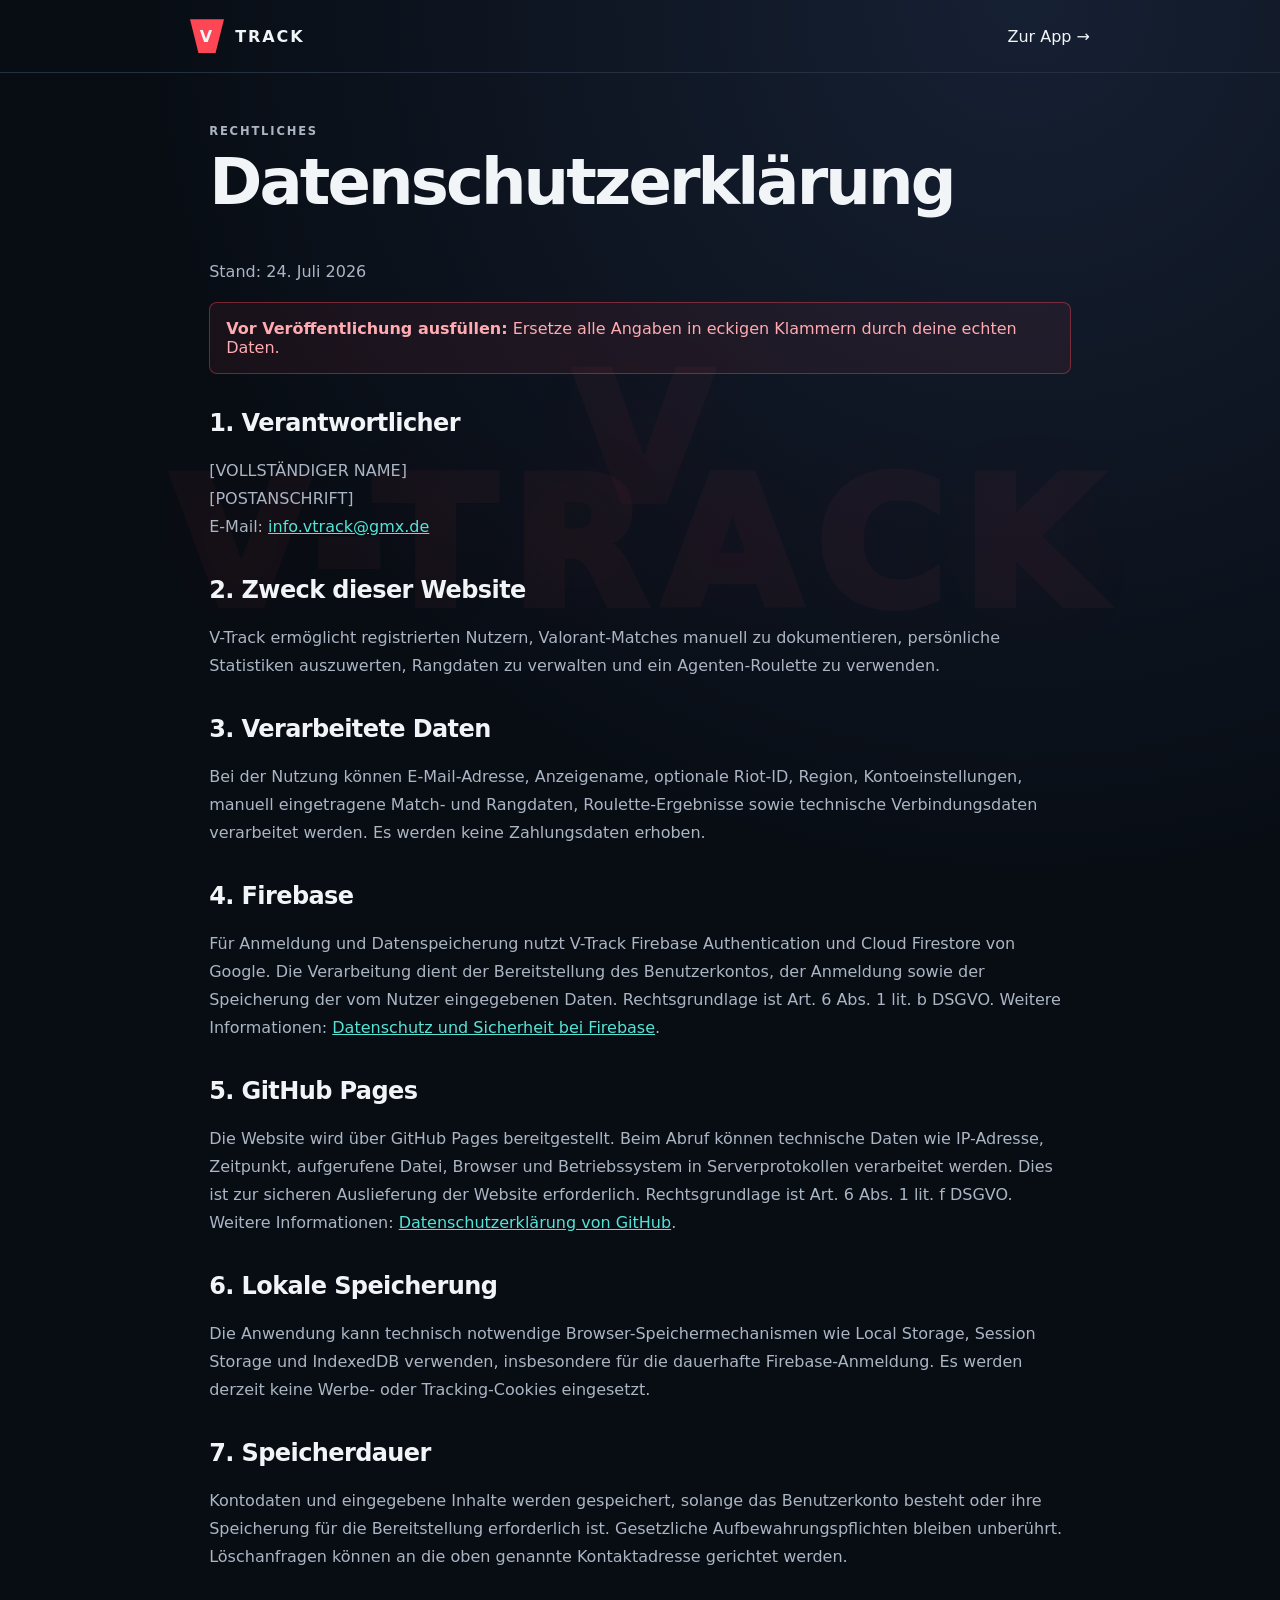
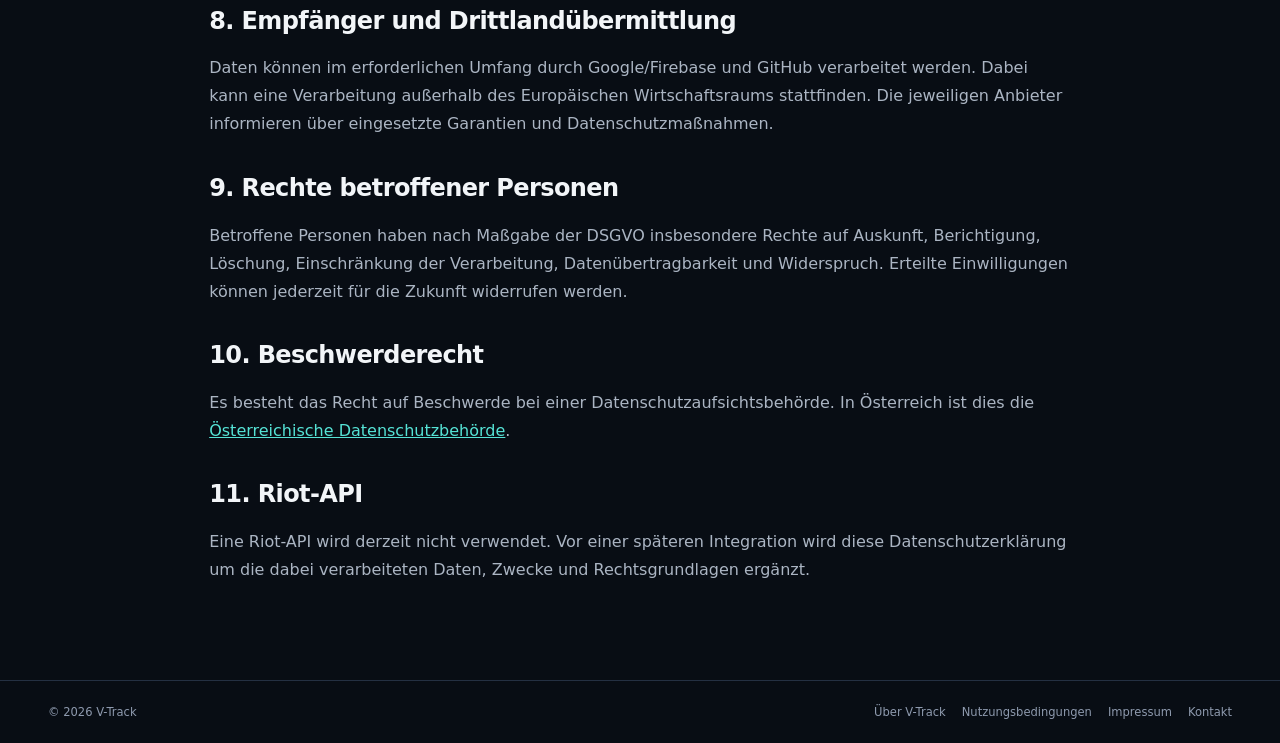
<file: datenschutz.html>
<!doctype html>
<html lang="de"><head><meta charset="UTF-8"><meta name="viewport" content="width=device-width,initial-scale=1">
<title>Datenschutzerklärung · V-Track</title><link rel="icon" type="image/svg+xml" href="assets/vtrack-icon.svg"><link rel="stylesheet" href="css/style.css"></head>
<body><nav class="legal-nav"><a class="brand" href="index.html"><span class="brand-mark">V</span><span>TRACK</span></a><a href="index.html">Zur App →</a></nav>
<main class="legal-page"><p class="eyebrow">Rechtliches</p><h1>Datenschutzerklärung</h1><p>Stand: 24. Juli 2026</p>
<div class="required-note"><b>Vor Veröffentlichung ausfüllen:</b> Ersetze alle Angaben in eckigen Klammern durch deine echten Daten.</div>
<h2>1. Verantwortlicher</h2><p>[VOLLSTÄNDIGER NAME]<br>[POSTANSCHRIFT]<br>E-Mail: <a href="mailto:info.vtrack@gmx.de">info.vtrack@gmx.de</a></p>
<h2>2. Zweck dieser Website</h2><p>V-Track ermöglicht registrierten Nutzern, Valorant-Matches manuell zu dokumentieren, persönliche Statistiken auszuwerten, Rangdaten zu verwalten und ein Agenten-Roulette zu verwenden.</p>
<h2>3. Verarbeitete Daten</h2><p>Bei der Nutzung können E-Mail-Adresse, Anzeigename, optionale Riot-ID, Region, Kontoeinstellungen, manuell eingetragene Match- und Rangdaten, Roulette-Ergebnisse sowie technische Verbindungsdaten verarbeitet werden. Es werden keine Zahlungsdaten erhoben.</p>
<h2>4. Firebase</h2><p>Für Anmeldung und Datenspeicherung nutzt V-Track Firebase Authentication und Cloud Firestore von Google. Die Verarbeitung dient der Bereitstellung des Benutzerkontos, der Anmeldung sowie der Speicherung der vom Nutzer eingegebenen Daten. Rechtsgrundlage ist Art. 6 Abs. 1 lit. b DSGVO. Weitere Informationen: <a href="https://firebase.google.com/support/privacy" target="_blank" rel="noopener">Datenschutz und Sicherheit bei Firebase</a>.</p>
<h2>5. GitHub Pages</h2><p>Die Website wird über GitHub Pages bereitgestellt. Beim Abruf können technische Daten wie IP-Adresse, Zeitpunkt, aufgerufene Datei, Browser und Betriebssystem in Serverprotokollen verarbeitet werden. Dies ist zur sicheren Auslieferung der Website erforderlich. Rechtsgrundlage ist Art. 6 Abs. 1 lit. f DSGVO. Weitere Informationen: <a href="https://docs.github.com/de/site-policy/privacy-policies/github-general-privacy-statement" target="_blank" rel="noopener">Datenschutzerklärung von GitHub</a>.</p>
<h2>6. Lokale Speicherung</h2><p>Die Anwendung kann technisch notwendige Browser-Speichermechanismen wie Local Storage, Session Storage und IndexedDB verwenden, insbesondere für die dauerhafte Firebase-Anmeldung. Es werden derzeit keine Werbe- oder Tracking-Cookies eingesetzt.</p>
<h2>7. Speicherdauer</h2><p>Kontodaten und eingegebene Inhalte werden gespeichert, solange das Benutzerkonto besteht oder ihre Speicherung für die Bereitstellung erforderlich ist. Gesetzliche Aufbewahrungspflichten bleiben unberührt. Löschanfragen können an die oben genannte Kontaktadresse gerichtet werden.</p>
<h2>8. Empfänger und Drittlandübermittlung</h2><p>Daten können im erforderlichen Umfang durch Google/Firebase und GitHub verarbeitet werden. Dabei kann eine Verarbeitung außerhalb des Europäischen Wirtschaftsraums stattfinden. Die jeweiligen Anbieter informieren über eingesetzte Garantien und Datenschutzmaßnahmen.</p>
<h2>9. Rechte betroffener Personen</h2><p>Betroffene Personen haben nach Maßgabe der DSGVO insbesondere Rechte auf Auskunft, Berichtigung, Löschung, Einschränkung der Verarbeitung, Datenübertragbarkeit und Widerspruch. Erteilte Einwilligungen können jederzeit für die Zukunft widerrufen werden.</p>
<h2>10. Beschwerderecht</h2><p>Es besteht das Recht auf Beschwerde bei einer Datenschutzaufsichtsbehörde. In Österreich ist dies die <a href="https://www.dsb.gv.at/" target="_blank" rel="noopener">Österreichische Datenschutzbehörde</a>.</p>
<h2>11. Riot-API</h2><p>Eine Riot-API wird derzeit nicht verwendet. Vor einer späteren Integration wird diese Datenschutzerklärung um die dabei verarbeiteten Daten, Zwecke und Rechtsgrundlagen ergänzt.</p>
</main><footer class="site-footer"><div class="footer-inner"><span>© 2026 V-Track</span><nav class="footer-links"><a href="ueber.html">Über V-Track</a><a href="nutzungsbedingungen.html">Nutzungsbedingungen</a><a href="impressum.html">Impressum</a><a href="kontakt.html">Kontakt</a></nav></div></footer></body></html>
</file>
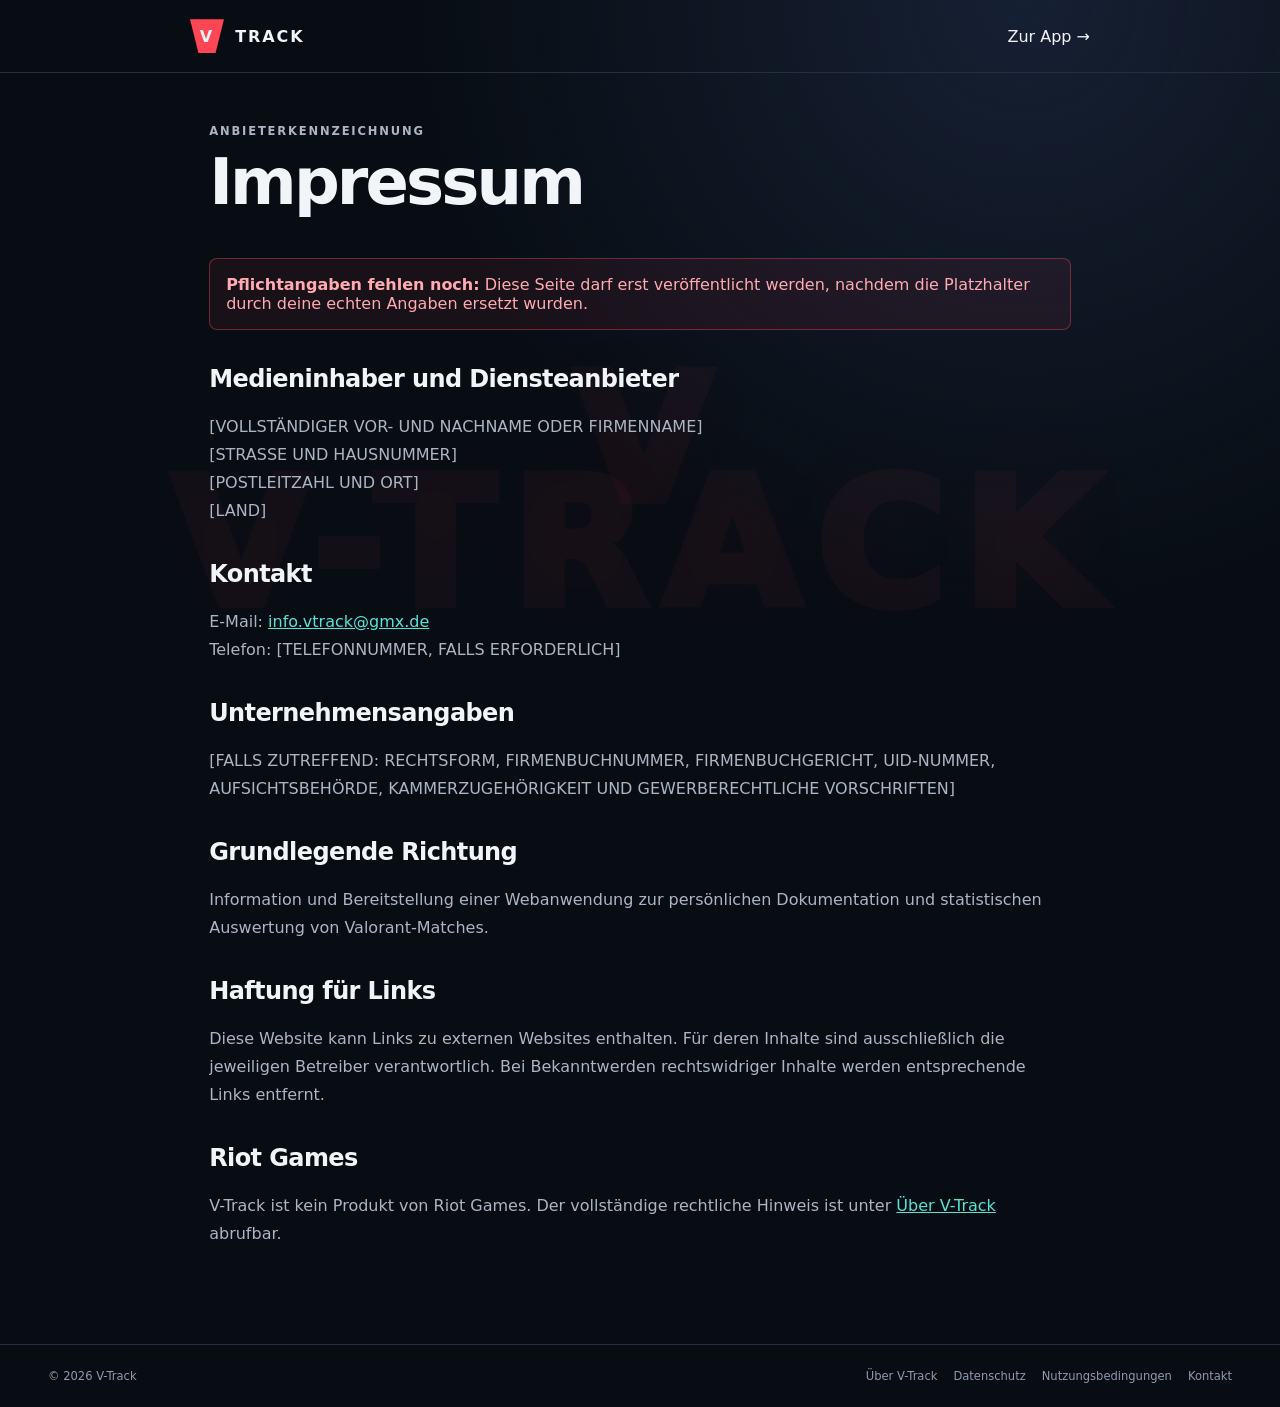
<file: impressum.html>
<!doctype html>
<html lang="de"><head><meta charset="UTF-8"><meta name="viewport" content="width=device-width,initial-scale=1">
<title>Impressum · V-Track</title><link rel="icon" type="image/svg+xml" href="assets/vtrack-icon.svg"><link rel="stylesheet" href="css/style.css"></head>
<body><nav class="legal-nav"><a class="brand" href="index.html"><span class="brand-mark">V</span><span>TRACK</span></a><a href="index.html">Zur App →</a></nav>
<main class="legal-page"><p class="eyebrow">Anbieterkennzeichnung</p><h1>Impressum</h1>
<div class="required-note"><b>Pflichtangaben fehlen noch:</b> Diese Seite darf erst veröffentlicht werden, nachdem die Platzhalter durch deine echten Angaben ersetzt wurden.</div>
<h2>Medieninhaber und Diensteanbieter</h2><p>[VOLLSTÄNDIGER VOR- UND NACHNAME ODER FIRMENNAME]<br>[STRASSE UND HAUSNUMMER]<br>[POSTLEITZAHL UND ORT]<br>[LAND]</p>
<h2>Kontakt</h2><p>E-Mail: <a href="mailto:info.vtrack@gmx.de">info.vtrack@gmx.de</a><br>Telefon: [TELEFONNUMMER, FALLS ERFORDERLICH]</p>
<h2>Unternehmensangaben</h2><p>[FALLS ZUTREFFEND: RECHTSFORM, FIRMENBUCHNUMMER, FIRMENBUCHGERICHT, UID-NUMMER, AUFSICHTSBEHÖRDE, KAMMERZUGEHÖRIGKEIT UND GEWERBERECHTLICHE VORSCHRIFTEN]</p>
<h2>Grundlegende Richtung</h2><p>Information und Bereitstellung einer Webanwendung zur persönlichen Dokumentation und statistischen Auswertung von Valorant-Matches.</p>
<h2>Haftung für Links</h2><p>Diese Website kann Links zu externen Websites enthalten. Für deren Inhalte sind ausschließlich die jeweiligen Betreiber verantwortlich. Bei Bekanntwerden rechtswidriger Inhalte werden entsprechende Links entfernt.</p>
<h2>Riot Games</h2><p>V-Track ist kein Produkt von Riot Games. Der vollständige rechtliche Hinweis ist unter <a href="ueber.html#riot-disclaimer">Über V-Track</a> abrufbar.</p>
</main><footer class="site-footer"><div class="footer-inner"><span>© 2026 V-Track</span><nav class="footer-links"><a href="ueber.html">Über V-Track</a><a href="datenschutz.html">Datenschutz</a><a href="nutzungsbedingungen.html">Nutzungsbedingungen</a><a href="kontakt.html">Kontakt</a></nav></div></footer></body></html>
</file>
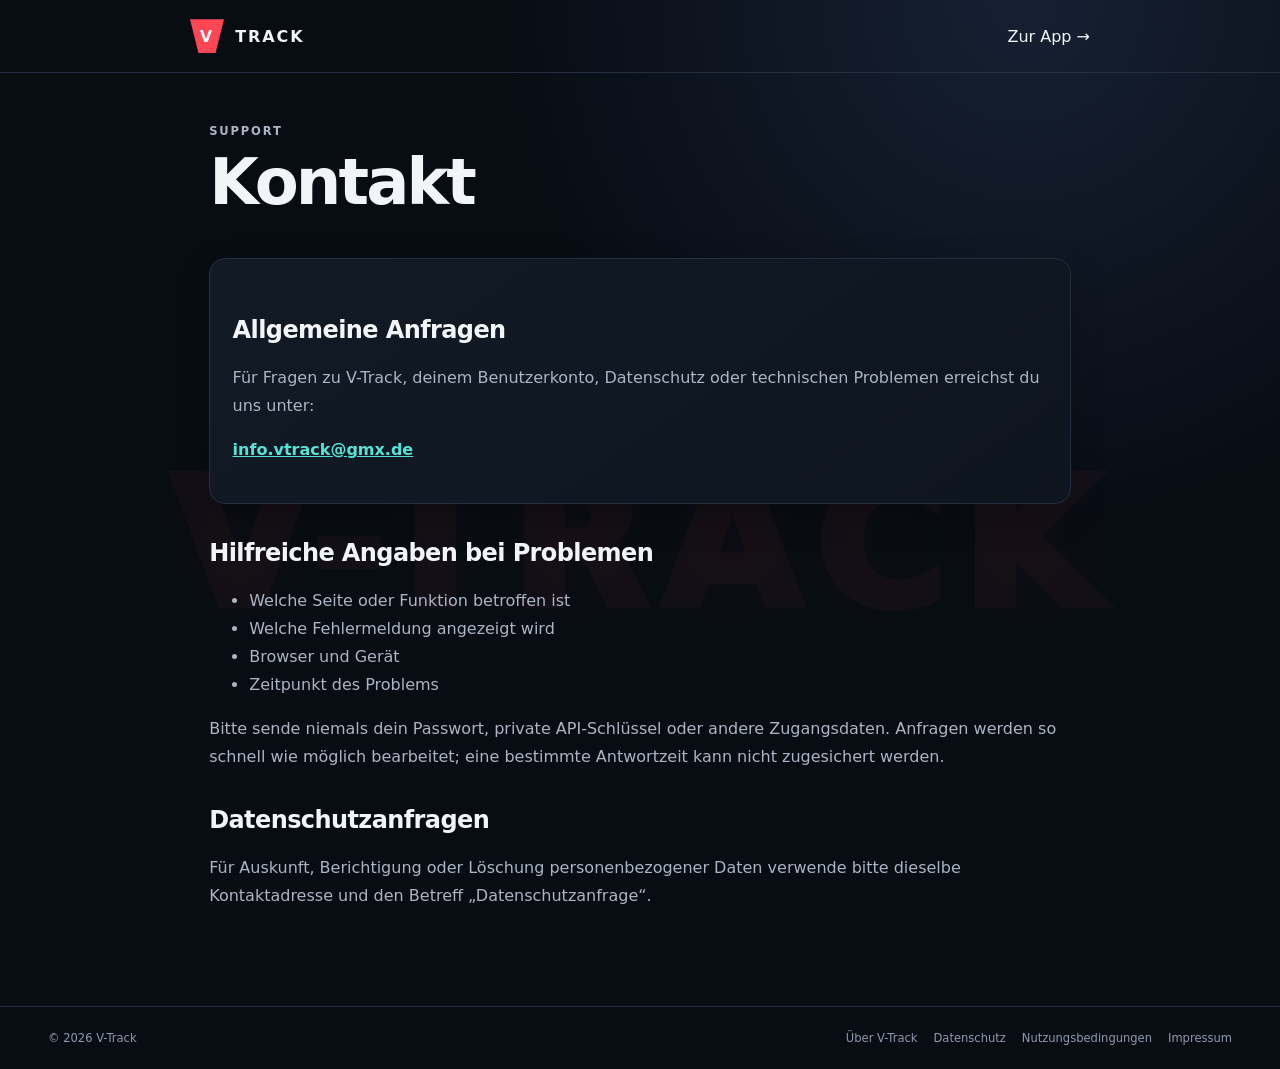
<file: kontakt.html>
<!doctype html>
<html lang="de"><head><meta charset="UTF-8"><meta name="viewport" content="width=device-width,initial-scale=1">
<title>Kontakt · V-Track</title><link rel="icon" type="image/svg+xml" href="assets/vtrack-icon.svg"><link rel="stylesheet" href="css/style.css"></head>
<body><nav class="legal-nav"><a class="brand" href="index.html"><span class="brand-mark">V</span><span>TRACK</span></a><a href="index.html">Zur App →</a></nav>
<main class="legal-page"><p class="eyebrow">Support</p><h1>Kontakt</h1>
<section class="panel"><h2>Allgemeine Anfragen</h2><p>Für Fragen zu V-Track, deinem Benutzerkonto, Datenschutz oder technischen Problemen erreichst du uns unter:</p><p><b><a href="mailto:info.vtrack@gmx.de">info.vtrack@gmx.de</a></b></p></section>
<h2>Hilfreiche Angaben bei Problemen</h2><ul><li>Welche Seite oder Funktion betroffen ist</li><li>Welche Fehlermeldung angezeigt wird</li><li>Browser und Gerät</li><li>Zeitpunkt des Problems</li></ul>
<p>Bitte sende niemals dein Passwort, private API-Schlüssel oder andere Zugangsdaten. Anfragen werden so schnell wie möglich bearbeitet; eine bestimmte Antwortzeit kann nicht zugesichert werden.</p>
<h2>Datenschutzanfragen</h2><p>Für Auskunft, Berichtigung oder Löschung personenbezogener Daten verwende bitte dieselbe Kontaktadresse und den Betreff „Datenschutzanfrage“.</p>
</main><footer class="site-footer"><div class="footer-inner"><span>© 2026 V-Track</span><nav class="footer-links"><a href="ueber.html">Über V-Track</a><a href="datenschutz.html">Datenschutz</a><a href="nutzungsbedingungen.html">Nutzungsbedingungen</a><a href="impressum.html">Impressum</a></nav></div></footer></body></html>
</file>
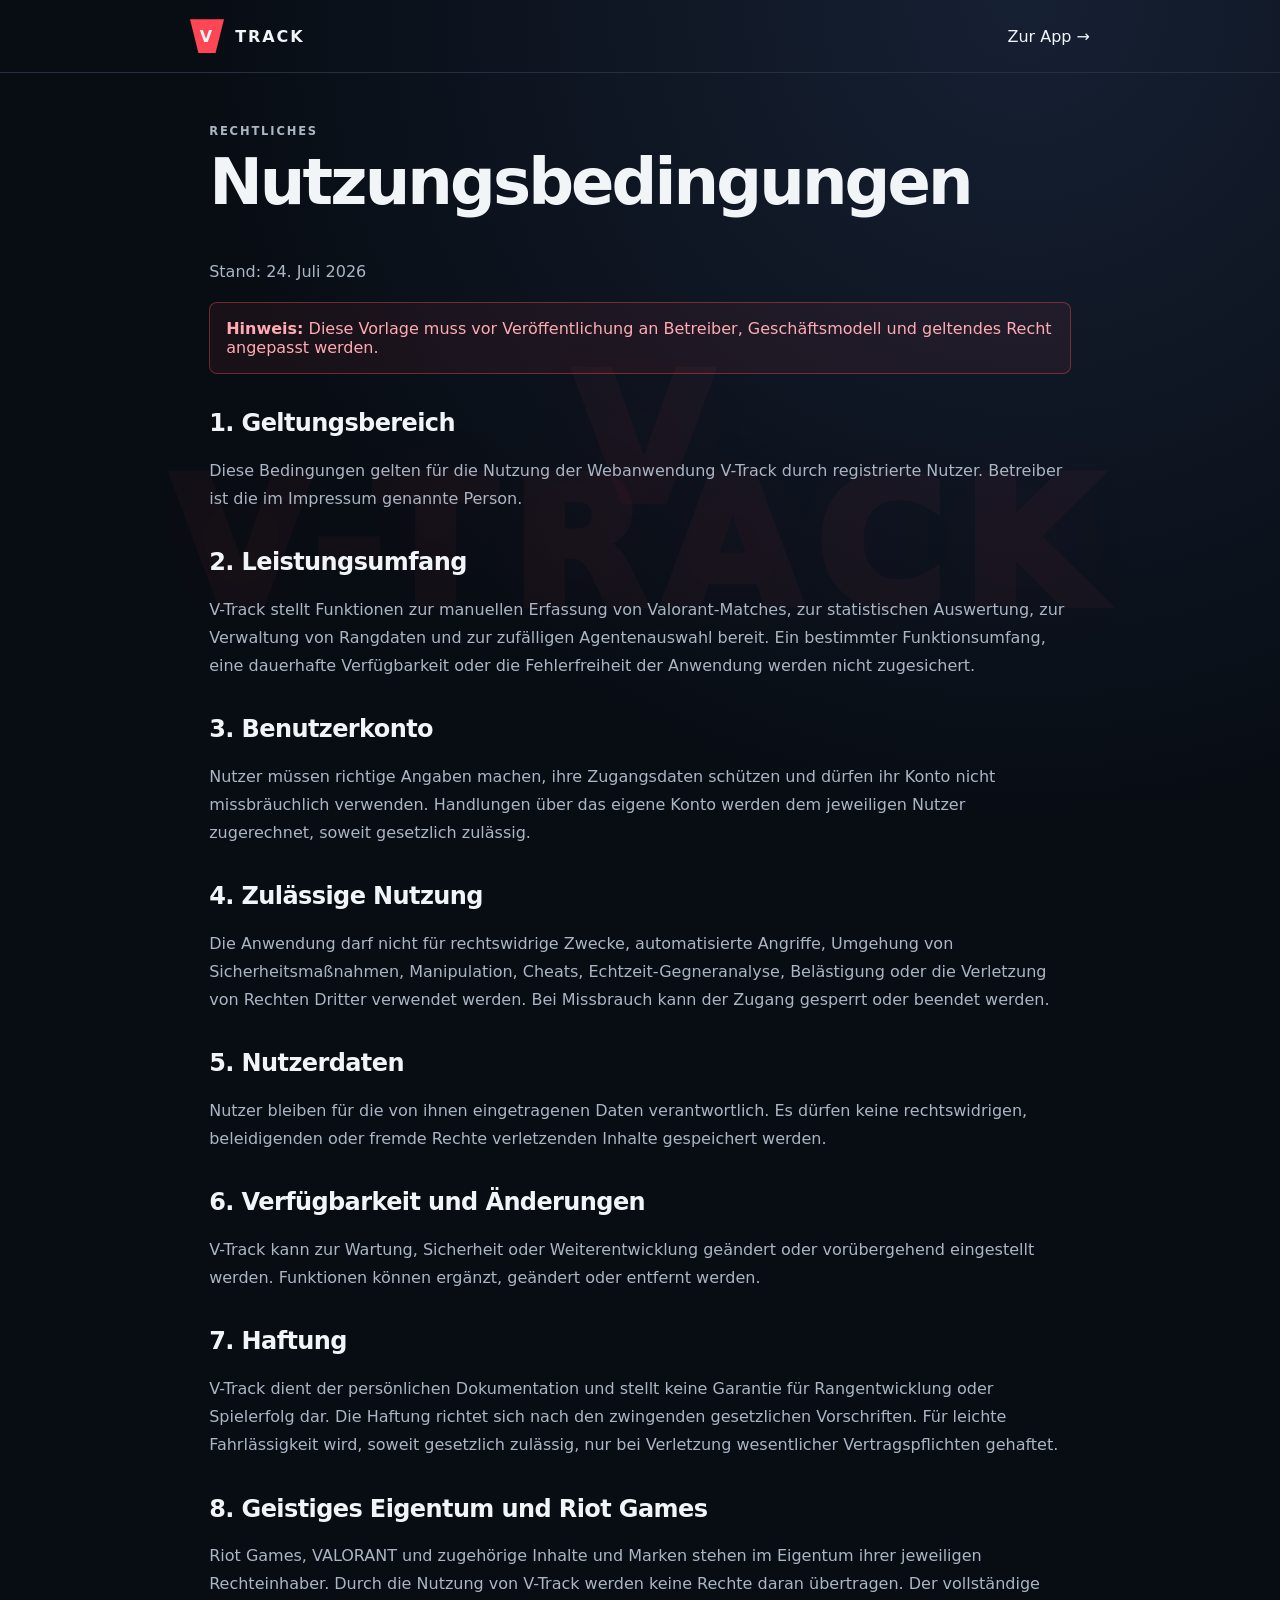
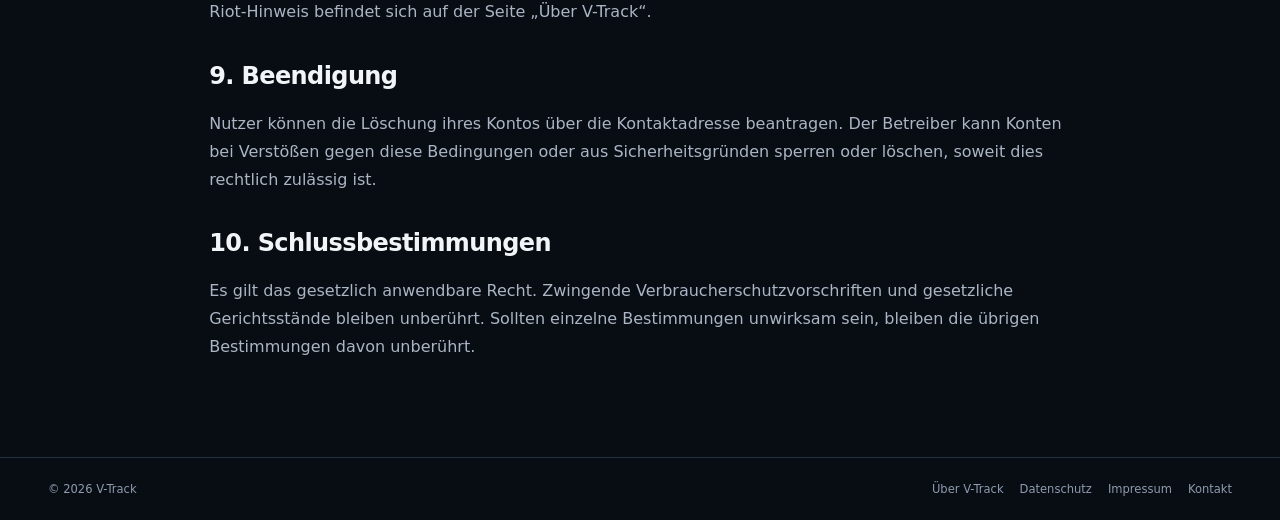
<file: nutzungsbedingungen.html>
<!doctype html>
<html lang="de"><head><meta charset="UTF-8"><meta name="viewport" content="width=device-width,initial-scale=1">
<title>Nutzungsbedingungen · V-Track</title><link rel="icon" type="image/svg+xml" href="assets/vtrack-icon.svg"><link rel="stylesheet" href="css/style.css"></head>
<body><nav class="legal-nav"><a class="brand" href="index.html"><span class="brand-mark">V</span><span>TRACK</span></a><a href="index.html">Zur App →</a></nav>
<main class="legal-page"><p class="eyebrow">Rechtliches</p><h1>Nutzungsbedingungen</h1><p>Stand: 24. Juli 2026</p>
<div class="required-note"><b>Hinweis:</b> Diese Vorlage muss vor Veröffentlichung an Betreiber, Geschäftsmodell und geltendes Recht angepasst werden.</div>
<h2>1. Geltungsbereich</h2><p>Diese Bedingungen gelten für die Nutzung der Webanwendung V-Track durch registrierte Nutzer. Betreiber ist die im Impressum genannte Person.</p>
<h2>2. Leistungsumfang</h2><p>V-Track stellt Funktionen zur manuellen Erfassung von Valorant-Matches, zur statistischen Auswertung, zur Verwaltung von Rangdaten und zur zufälligen Agentenauswahl bereit. Ein bestimmter Funktionsumfang, eine dauerhafte Verfügbarkeit oder die Fehlerfreiheit der Anwendung werden nicht zugesichert.</p>
<h2>3. Benutzerkonto</h2><p>Nutzer müssen richtige Angaben machen, ihre Zugangsdaten schützen und dürfen ihr Konto nicht missbräuchlich verwenden. Handlungen über das eigene Konto werden dem jeweiligen Nutzer zugerechnet, soweit gesetzlich zulässig.</p>
<h2>4. Zulässige Nutzung</h2><p>Die Anwendung darf nicht für rechtswidrige Zwecke, automatisierte Angriffe, Umgehung von Sicherheitsmaßnahmen, Manipulation, Cheats, Echtzeit-Gegneranalyse, Belästigung oder die Verletzung von Rechten Dritter verwendet werden. Bei Missbrauch kann der Zugang gesperrt oder beendet werden.</p>
<h2>5. Nutzerdaten</h2><p>Nutzer bleiben für die von ihnen eingetragenen Daten verantwortlich. Es dürfen keine rechtswidrigen, beleidigenden oder fremde Rechte verletzenden Inhalte gespeichert werden.</p>
<h2>6. Verfügbarkeit und Änderungen</h2><p>V-Track kann zur Wartung, Sicherheit oder Weiterentwicklung geändert oder vorübergehend eingestellt werden. Funktionen können ergänzt, geändert oder entfernt werden.</p>
<h2>7. Haftung</h2><p>V-Track dient der persönlichen Dokumentation und stellt keine Garantie für Rangentwicklung oder Spielerfolg dar. Die Haftung richtet sich nach den zwingenden gesetzlichen Vorschriften. Für leichte Fahrlässigkeit wird, soweit gesetzlich zulässig, nur bei Verletzung wesentlicher Vertragspflichten gehaftet.</p>
<h2>8. Geistiges Eigentum und Riot Games</h2><p>Riot Games, VALORANT und zugehörige Inhalte und Marken stehen im Eigentum ihrer jeweiligen Rechteinhaber. Durch die Nutzung von V-Track werden keine Rechte daran übertragen. Der vollständige Riot-Hinweis befindet sich auf der Seite „Über V-Track“.</p>
<h2>9. Beendigung</h2><p>Nutzer können die Löschung ihres Kontos über die Kontaktadresse beantragen. Der Betreiber kann Konten bei Verstößen gegen diese Bedingungen oder aus Sicherheitsgründen sperren oder löschen, soweit dies rechtlich zulässig ist.</p>
<h2>10. Schlussbestimmungen</h2><p>Es gilt das gesetzlich anwendbare Recht. Zwingende Verbraucherschutzvorschriften und gesetzliche Gerichtsstände bleiben unberührt. Sollten einzelne Bestimmungen unwirksam sein, bleiben die übrigen Bestimmungen davon unberührt.</p>
</main><footer class="site-footer"><div class="footer-inner"><span>© 2026 V-Track</span><nav class="footer-links"><a href="ueber.html">Über V-Track</a><a href="datenschutz.html">Datenschutz</a><a href="impressum.html">Impressum</a><a href="kontakt.html">Kontakt</a></nav></div></footer></body></html>
</file>
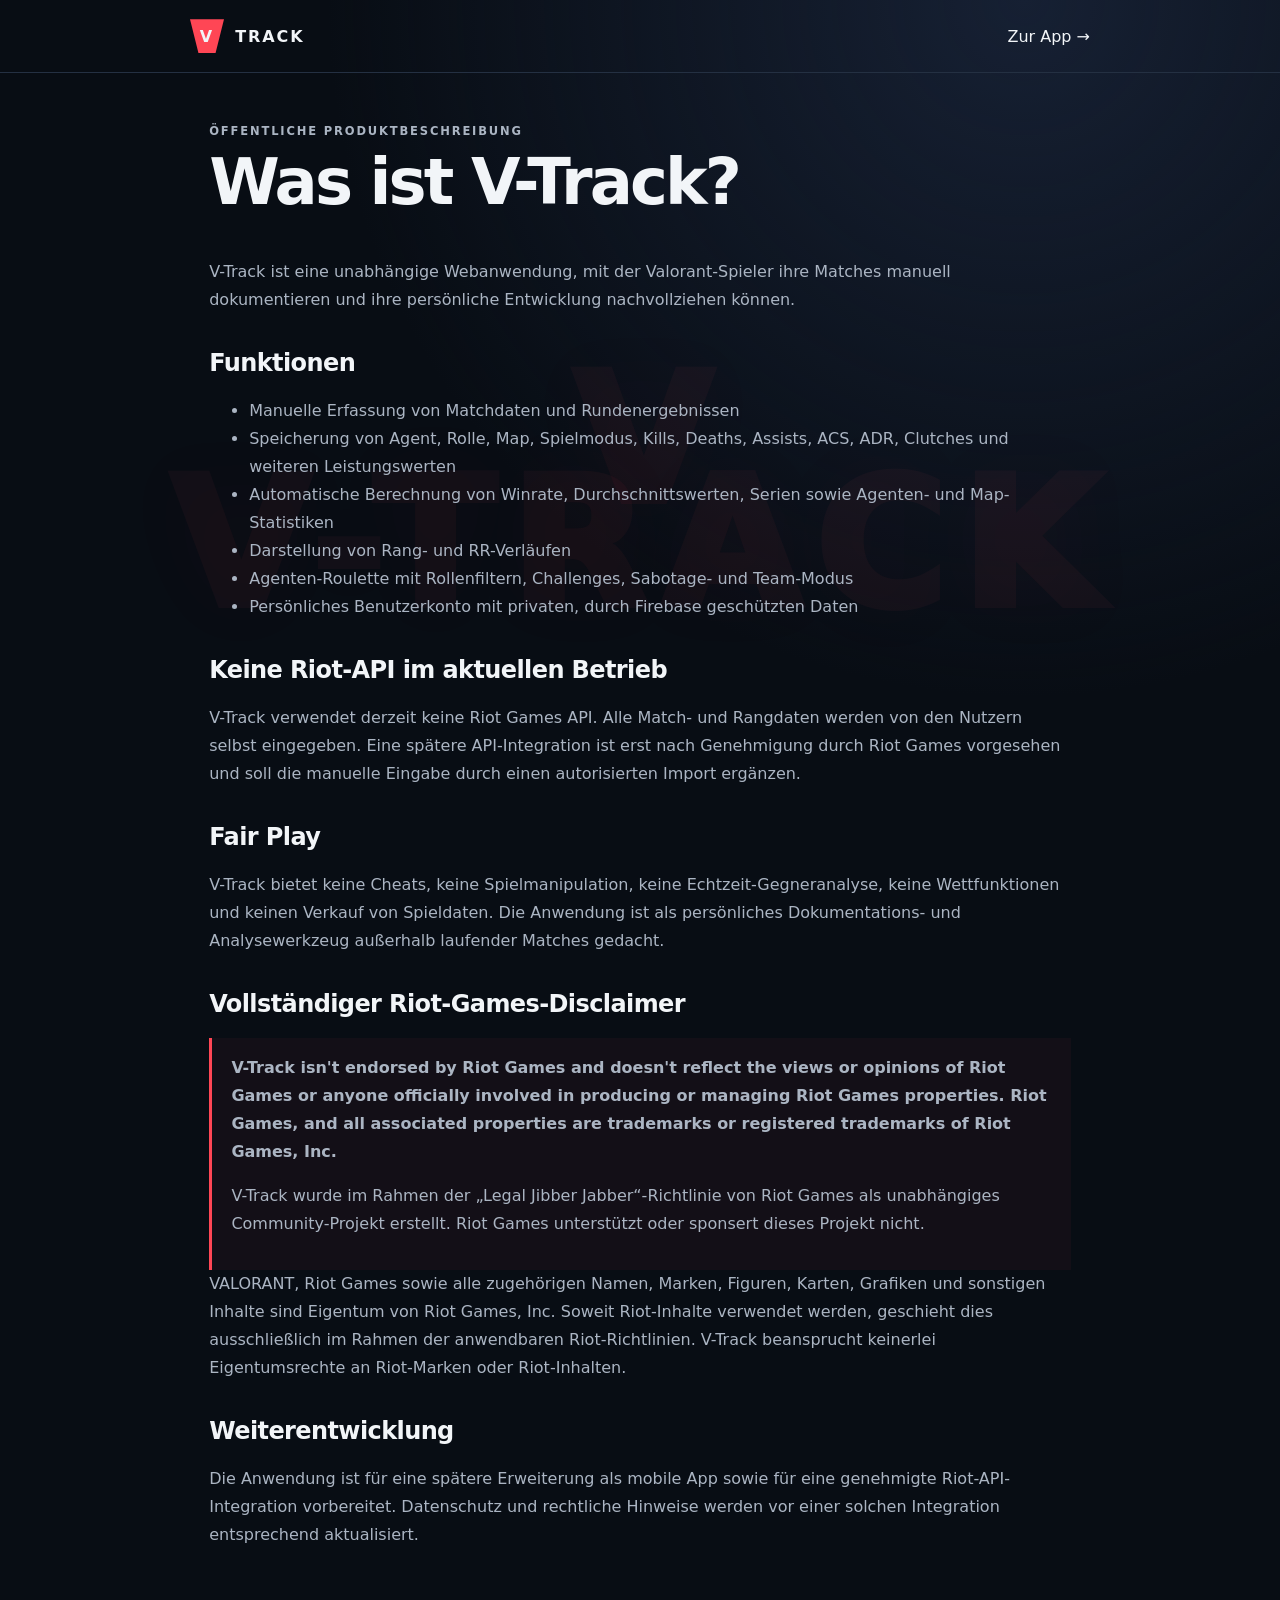
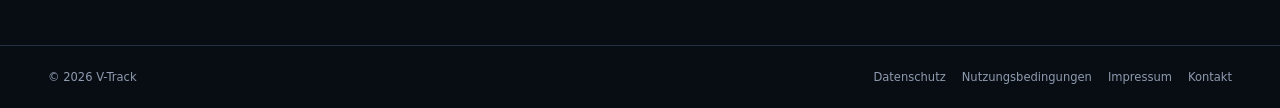
<file: ueber.html>
<!doctype html>
<html lang="de"><head><meta charset="UTF-8"><meta name="viewport" content="width=device-width,initial-scale=1">
<title>Über V-Track</title><link rel="icon" type="image/svg+xml" href="assets/vtrack-icon.svg"><link rel="stylesheet" href="css/style.css"></head>
<body><nav class="legal-nav"><a class="brand" href="index.html"><span class="brand-mark">V</span><span>TRACK</span></a><a href="index.html">Zur App →</a></nav>
<main class="legal-page"><p class="eyebrow">Öffentliche Produktbeschreibung</p><h1>Was ist V-Track?</h1>
<p>V-Track ist eine unabhängige Webanwendung, mit der Valorant-Spieler ihre Matches manuell dokumentieren und ihre persönliche Entwicklung nachvollziehen können.</p>
<h2>Funktionen</h2><ul><li>Manuelle Erfassung von Matchdaten und Rundenergebnissen</li><li>Speicherung von Agent, Rolle, Map, Spielmodus, Kills, Deaths, Assists, ACS, ADR, Clutches und weiteren Leistungswerten</li><li>Automatische Berechnung von Winrate, Durchschnittswerten, Serien sowie Agenten- und Map-Statistiken</li><li>Darstellung von Rang- und RR-Verläufen</li><li>Agenten-Roulette mit Rollenfiltern, Challenges, Sabotage- und Team-Modus</li><li>Persönliches Benutzerkonto mit privaten, durch Firebase geschützten Daten</li></ul>
<h2>Keine Riot-API im aktuellen Betrieb</h2><p>V-Track verwendet derzeit keine Riot Games API. Alle Match- und Rangdaten werden von den Nutzern selbst eingegeben. Eine spätere API-Integration ist erst nach Genehmigung durch Riot Games vorgesehen und soll die manuelle Eingabe durch einen autorisierten Import ergänzen.</p>
<h2>Fair Play</h2><p>V-Track bietet keine Cheats, keine Spielmanipulation, keine Echtzeit-Gegneranalyse, keine Wettfunktionen und keinen Verkauf von Spieldaten. Die Anwendung ist als persönliches Dokumentations- und Analysewerkzeug außerhalb laufender Matches gedacht.</p>
<h2 id="riot-disclaimer">Vollständiger Riot-Games-Disclaimer</h2>
<div class="riot-notice"><p><b>V-Track isn't endorsed by Riot Games and doesn't reflect the views or opinions of Riot Games or anyone officially involved in producing or managing Riot Games properties. Riot Games, and all associated properties are trademarks or registered trademarks of Riot Games, Inc.</b></p>
<p>V-Track wurde im Rahmen der „Legal Jibber Jabber“-Richtlinie von Riot Games als unabhängiges Community-Projekt erstellt. Riot Games unterstützt oder sponsert dieses Projekt nicht.</p></div>
<p>VALORANT, Riot Games sowie alle zugehörigen Namen, Marken, Figuren, Karten, Grafiken und sonstigen Inhalte sind Eigentum von Riot Games, Inc. Soweit Riot-Inhalte verwendet werden, geschieht dies ausschließlich im Rahmen der anwendbaren Riot-Richtlinien. V-Track beansprucht keinerlei Eigentumsrechte an Riot-Marken oder Riot-Inhalten.</p>
<h2>Weiterentwicklung</h2><p>Die Anwendung ist für eine spätere Erweiterung als mobile App sowie für eine genehmigte Riot-API-Integration vorbereitet. Datenschutz und rechtliche Hinweise werden vor einer solchen Integration entsprechend aktualisiert.</p>
</main><footer class="site-footer"><div class="footer-inner"><span>© 2026 V-Track</span><nav class="footer-links"><a href="datenschutz.html">Datenschutz</a><a href="nutzungsbedingungen.html">Nutzungsbedingungen</a><a href="impressum.html">Impressum</a><a href="kontakt.html">Kontakt</a></nav></div></footer></body></html>
</file>
<file: css/style.css>
:root{--bg:#080d14;--surface:#101722;--surface-2:#151e2b;--line:#243042;--text:#f2f5f8;--muted:#8e9aae;--red:#ff4655;--red-dark:#cf3441;--cyan:#56e3d6;--shadow:0 24px 70px #0008;--radius:16px;font-family:Inter,ui-sans-serif,system-ui,-apple-system,BlinkMacSystemFont,"Segoe UI",sans-serif;color-scheme:dark}
*{box-sizing:border-box}html{background:var(--bg)}body{margin:0;background:radial-gradient(circle at 80% 0,#162033 0,transparent 35%),var(--bg);color:var(--text);min-height:100vh}button,input,select,textarea{font:inherit}a{color:inherit;text-decoration:none}button{cursor:pointer}.eyebrow{color:var(--red);font-size:.72rem;font-weight:800;letter-spacing:.16em;text-transform:uppercase;margin:0 0 .5rem}.muted{color:var(--muted)}h1,h2,p{margin-top:0}h1{font-size:clamp(2rem,4vw,3.5rem);line-height:1.02;letter-spacing:-.045em}h2{letter-spacing:-.025em}.button{border:1px solid transparent;border-radius:8px;padding:.85rem 1.1rem;font-weight:800;display:inline-flex;justify-content:center;align-items:center;gap:.5rem}.button.primary{background:var(--red);color:white;box-shadow:0 10px 30px #ff46552b}.button.primary:hover{background:#ff5b68}.button.ghost{background:transparent;border-color:var(--line);color:var(--text)}.button:disabled{opacity:.45;cursor:not-allowed}.wide{width:100%}.text-button{border:0;background:none;color:var(--red);padding:0;font-weight:700}.align-right{align-self:flex-end}.stack{display:flex;flex-direction:column;gap:1rem}label{display:flex;flex-direction:column;gap:.45rem;color:#cbd3df;font-size:.84rem;font-weight:650}input,select,textarea{width:100%;border:1px solid var(--line);border-radius:8px;background:#0b111a;color:var(--text);padding:.82rem .9rem;outline:0}input:focus,select:focus,textarea:focus{border-color:var(--red);box-shadow:0 0 0 3px #ff46551a}textarea{resize:vertical}.password-wrap{position:relative}.password-wrap input{padding-right:5rem}.reveal{position:absolute;right:.7rem;top:50%;transform:translateY(-50%);background:none;border:0;color:var(--muted);font-size:.75rem}.message{border:1px solid #56e3d655;background:#56e3d612;color:var(--cyan);padding:.75rem;border-radius:8px;font-size:.85rem}.message.error{border-color:#ff465566;background:#ff465512;color:#ff929b}.auth-shell{display:grid;grid-template-columns:1.15fr .85fr;min-height:100vh}.brand-panel{position:relative;padding:2.5rem 6vw;overflow:hidden;background:linear-gradient(135deg,#111b28,#090e15)}.brand{font-weight:900;letter-spacing:.12em;display:inline-flex;align-items:center;gap:.7rem}.brand-mark{display:grid;place-items:center;width:34px;height:34px;background:var(--red);clip-path:polygon(0 0,100% 0,75% 100%,25% 100%)}.brand-copy{position:relative;z-index:2;margin-top:15vh;max-width:600px}.brand-copy h1{font-size:clamp(3.2rem,6.5vw,6.8rem);text-transform:uppercase}.brand-copy h1 span{color:transparent;-webkit-text-stroke:1px #fff}.brand-copy>p:last-child{max-width:500px;color:var(--muted);font-size:1.05rem;line-height:1.7}.visual-card{position:absolute;width:340px;height:340px;right:-70px;bottom:-60px;border:1px solid #ffffff18;transform:rotate(-7deg);background:#ffffff06;backdrop-filter:blur(20px)}.orb{position:absolute;border-radius:50%;filter:blur(4px)}.orb-one{width:220px;height:220px;background:#ff465533;top:-50px;left:-30px}.orb-two{width:170px;height:170px;background:#56e3d624;bottom:0;right:0}.rank-emblem{position:absolute;font-size:8rem;font-weight:900;left:90px;top:60px;color:#ffffff13}.visual-stat{position:absolute;bottom:45px;left:45px;display:flex;flex-direction:column}.visual-stat b{font-size:2rem}.visual-stat span{font-size:.65rem;letter-spacing:.14em;color:var(--muted)}.auth-panel{display:flex;flex-direction:column;align-items:center;justify-content:center;padding:2rem}.auth-card{width:min(420px,100%)}.auth-card h2{font-size:2.4rem;margin-bottom:.5rem}.switch-copy{text-align:center;color:var(--muted);font-size:.85rem}.auth-footer{position:absolute;bottom:1rem;color:#647084;font-size:.68rem}.page{max-width:1440px;margin:auto;padding:2.2rem 3rem 4rem}.page.narrow{max-width:850px}.page-header{display:flex;align-items:flex-end;justify-content:space-between;gap:1.5rem;margin-bottom:2rem}.page-header h1{font-size:2.5rem;margin-bottom:.45rem}.app-header{height:72px;border-bottom:1px solid var(--line);display:flex;align-items:center;padding:0 3rem;background:#090f17e8;backdrop-filter:blur(14px);position:sticky;top:0;z-index:10}.app-header .brand{margin-right:3rem}.main-nav{display:flex;align-items:center;gap:.4rem;height:100%}.main-nav a{padding:.7rem .85rem;border-radius:7px;color:var(--muted);font-size:.82rem;font-weight:700}.main-nav a:hover,.main-nav a.active{color:var(--text);background:var(--surface-2)}.user-menu{margin-left:auto;display:flex;align-items:center;gap:.8rem}.avatar{width:42px;height:42px;border-radius:10px;background:linear-gradient(145deg,var(--red),#8f2630);display:grid;place-items:center;font-weight:900}.icon-button{border:0;background:transparent;color:var(--muted);font-size:1.8rem}.panel{border:1px solid var(--line);background:linear-gradient(145deg,#121a26,#0e151f);border-radius:var(--radius);padding:1.4rem;box-shadow:0 12px 35px #0003}.panel-head{display:flex;align-items:flex-start;justify-content:space-between;gap:1rem}.panel-head a{color:var(--red);font-size:.8rem;font-weight:700}.empty-state{color:var(--muted);display:grid;place-items:center;min-height:120px;text-align:center}.filter-bar{display:flex;gap:1rem;margin-bottom:1.2rem}.filter-bar input{flex:1}.profile-hero{display:flex;align-items:center;gap:1rem;padding-bottom:1.2rem;border-bottom:1px solid var(--line)}.profile-hero .avatar{width:70px;height:70px;font-size:1.7rem}.profile-hero h2{margin-bottom:.2rem}.toggle-row{flex-direction:row;align-items:center;justify-content:space-between;border:1px solid var(--line);padding:1rem;border-radius:9px}.toggle-row span{display:flex;flex-direction:column;gap:.25rem}.toggle-row small{color:var(--muted);font-weight:400}.toggle-row input{width:auto;accent-color:var(--red)}.detail-list{margin:0}.detail-list div{display:flex;justify-content:space-between;padding:.85rem 0;border-bottom:1px solid var(--line)}.detail-list dt{color:var(--muted)}.detail-list dd{margin:0;font-weight:800}dialog{border:0;padding:0;background:transparent;color:var(--text);width:min(900px,calc(100% - 2rem));max-height:92vh}dialog::backdrop{background:#02050bd9;backdrop-filter:blur(5px)}.modal-card{background:var(--surface);border:1px solid var(--line);border-radius:var(--radius);padding:1.5rem;overflow:auto;max-height:92vh}.form-grid{display:grid;grid-template-columns:repeat(3,1fr);gap:1rem}.form-grid .full{grid-column:1/-1}.checkbox{flex-direction:row;align-items:center;align-self:end;padding:.7rem}.checkbox input{width:auto}.modal-actions{display:flex;justify-content:flex-end;gap:.7rem;margin-top:1.3rem}
@media(max-width:900px){.auth-shell{grid-template-columns:1fr}.brand-panel{display:none}.app-header{padding:0 1rem}.app-header .brand span:last-child{display:none}.main-nav{overflow-x:auto}.main-nav a{white-space:nowrap}.user-menu [data-user-name]{display:none}.page{padding:1.5rem 1rem 4rem}.page-header{align-items:flex-start}.form-grid{grid-template-columns:1fr 1fr}.auth-footer{position:static;margin-top:2rem}}@media(max-width:600px){.main-nav a:nth-child(n+5){display:none}.page-header{flex-direction:column}.page-header .button{width:100%}.form-grid{grid-template-columns:1fr}.filter-bar{flex-direction:column}}
.site-footer{border-top:1px solid var(--line);background:#080d14;padding:1.5rem 3rem;color:var(--muted);font-size:.72rem}
.footer-inner{max-width:1380px;margin:auto;display:flex;justify-content:space-between;gap:1.5rem;align-items:center}
.footer-links{display:flex;flex-wrap:wrap;gap:1rem}.footer-links a:hover{color:var(--text)}
.legal-page{max-width:900px;margin:auto;padding:3rem 1.2rem 5rem}.legal-page h1{font-size:clamp(2.3rem,5vw,4rem)}
.legal-page h2{margin-top:2.2rem}.legal-page h3{margin-top:1.5rem}.legal-page p,.legal-page li{color:#abb5c3;line-height:1.75}
.legal-page a{color:var(--cyan);text-decoration:underline}.legal-page .panel{margin:1.4rem 0}
.legal-nav{display:flex;align-items:center;justify-content:space-between;padding:1.2rem max(1.2rem,calc((100% - 900px)/2));border-bottom:1px solid var(--line)}
.required-note{border:1px solid #ff465566;background:#ff465512;color:#ffabb1;padding:1rem;border-radius:8px}
.riot-notice{border-left:3px solid var(--red);padding:1rem 1.2rem;background:#ff46550c;color:#cbd3df}
@media(max-width:700px){.footer-inner{flex-direction:column;align-items:flex-start}.site-footer{padding:1.4rem 1rem}}
body::after{content:"V\A V-TRACK";white-space:pre;position:fixed;inset:0;z-index:0;display:grid;place-items:center;text-align:center;transform:translateY(5vh);pointer-events:none;color:rgba(255,70,85,.045);font-size:clamp(5rem,14vw,13rem);font-weight:950;line-height:.58;letter-spacing:.08em;text-indent:.08em;text-shadow:0 0 80px rgba(255,70,85,.035)}
body>:not(dialog){position:relative;z-index:1}
.main-nav{position:relative;min-width:0;overflow-x:auto;scrollbar-width:none}.main-nav::-webkit-scrollbar{display:none}.main-nav a{position:relative;z-index:1;transition:color .22s ease,background-color .22s ease,transform .22s ease}.main-nav a:hover{transform:translateY(-1px)}.main-nav a.active{background:transparent}.nav-indicator{position:absolute;left:0;bottom:7px;height:3px;border-radius:4px;background:linear-gradient(90deg,var(--red),#ff7b84);box-shadow:0 0 18px #ff465577;transition:transform .34s cubic-bezier(.22,1,.36,1),width .34s cubic-bezier(.22,1,.36,1);pointer-events:none}
.page{animation:page-enter .2s ease-out both}.page-leaving .page{opacity:0;transition:opacity .1s ease}.panel,.stat-card,.match-row,.quick-actions a{transition:transform .18s ease,border-color .18s ease,box-shadow .18s ease,background-color .18s ease}.panel:hover,.stat-card:hover,.match-row:hover{transform:translateY(-2px);border-color:#34445c;box-shadow:0 18px 44px #0004}.button{transition:transform .16s ease,background-color .18s ease,border-color .18s ease,box-shadow .18s ease}.button:hover:not(:disabled){transform:translateY(-1px)}dialog[open]{animation:dialog-enter .2s ease-out}input,select,textarea{transition:border-color .18s ease,box-shadow .18s ease,background-color .18s ease}
@keyframes page-enter{from{opacity:0;transform:translateY(10px)}to{opacity:1;transform:translateY(0)}}@keyframes dialog-enter{from{opacity:0;transform:translateY(12px) scale(.985)}to{opacity:1;transform:translateY(0) scale(1)}}
@media(max-width:600px){.main-nav a:nth-child(n+5){display:block}.app-header{gap:.6rem}.app-header .brand{margin-right:.3rem}.main-nav{flex:1}.main-nav a{padding:.7rem .72rem}.user-menu{flex:0 0 auto}}
@media(prefers-reduced-motion:reduce){*,*::before,*::after{scroll-behavior:auto!important;animation-duration:.01ms!important;animation-iteration-count:1!important;transition-duration:.01ms!important}}
@supports(view-transition-name:none){@view-transition{navigation:auto}.app-header{view-transition-name:vtrack-header}.page{view-transition-name:vtrack-content}.site-footer{view-transition-name:vtrack-footer}::view-transition-old(vtrack-content){animation:vtrack-out .1s ease both}::view-transition-new(vtrack-content){animation:vtrack-in .16s ease-out both}::view-transition-old(vtrack-header),::view-transition-new(vtrack-header),::view-transition-old(vtrack-footer),::view-transition-new(vtrack-footer){animation-duration:.12s}@keyframes vtrack-out{to{opacity:0}}@keyframes vtrack-in{from{opacity:0}}}
</file>
